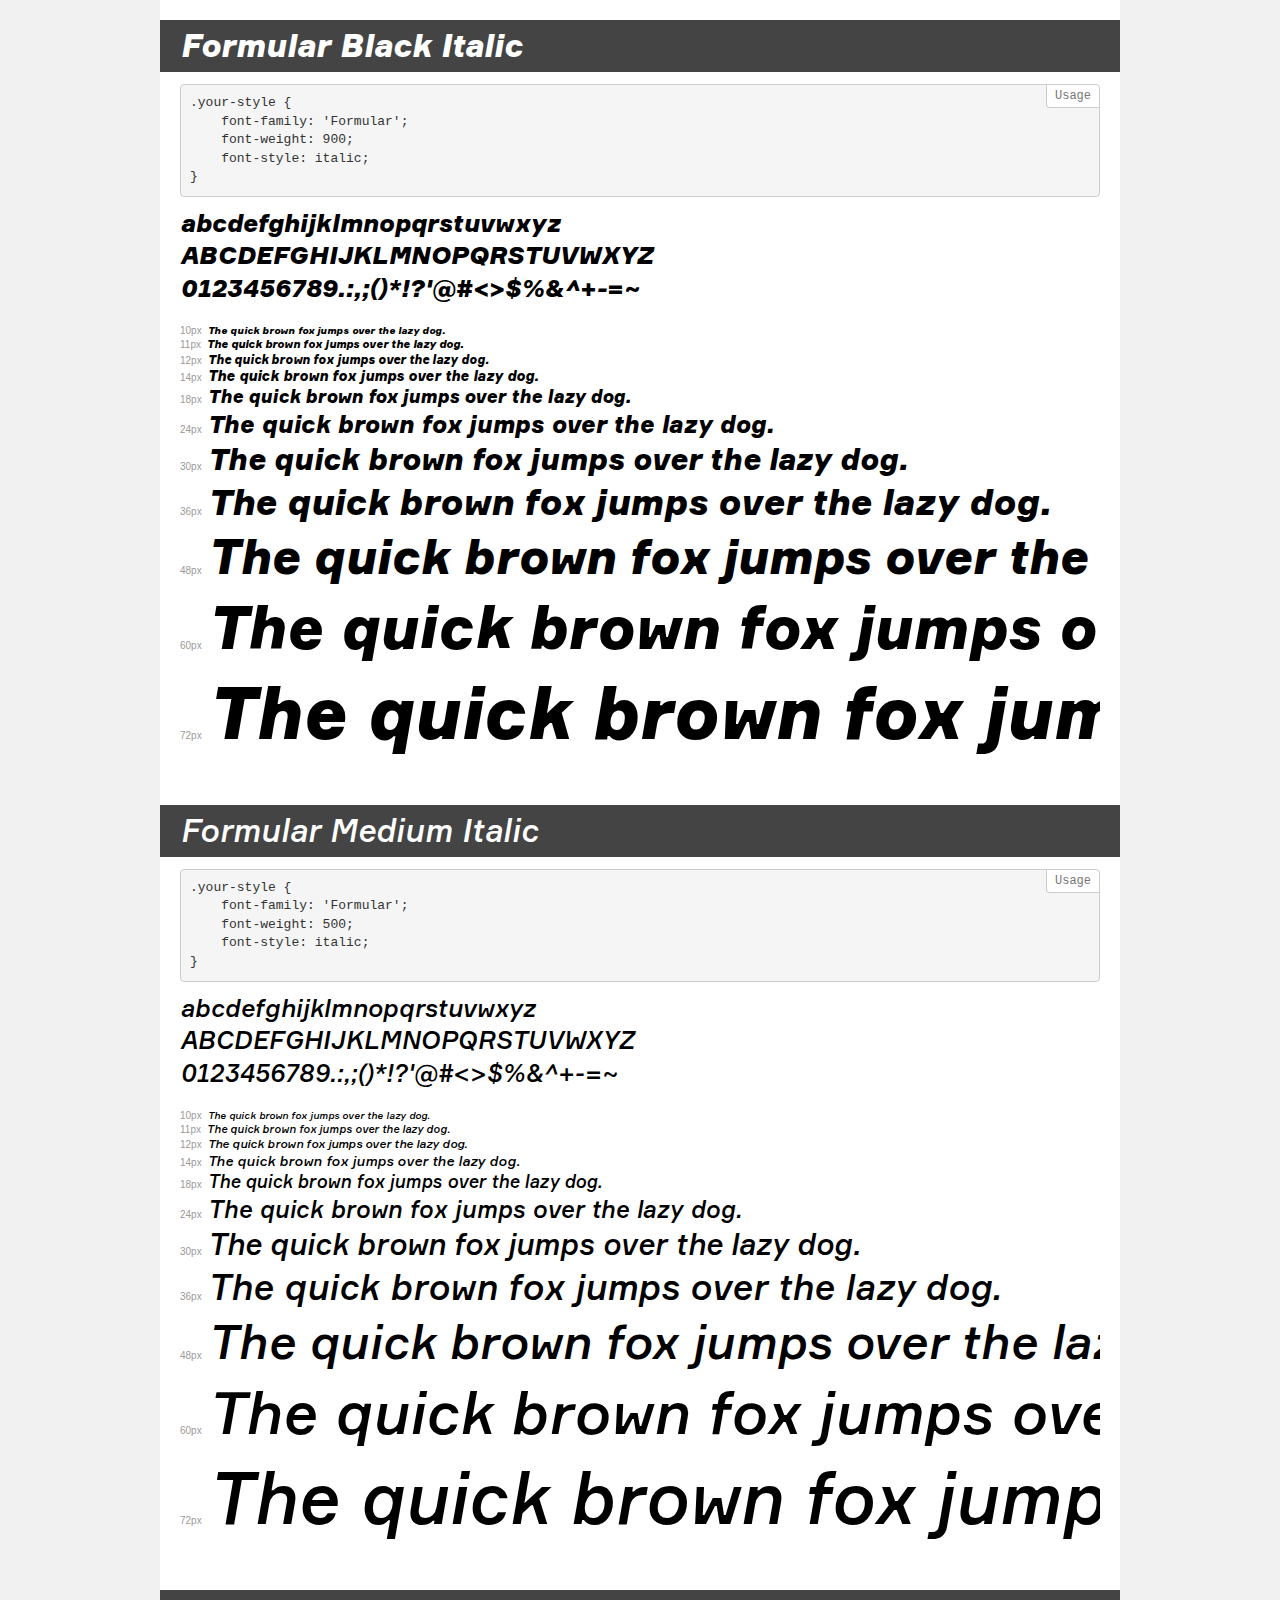
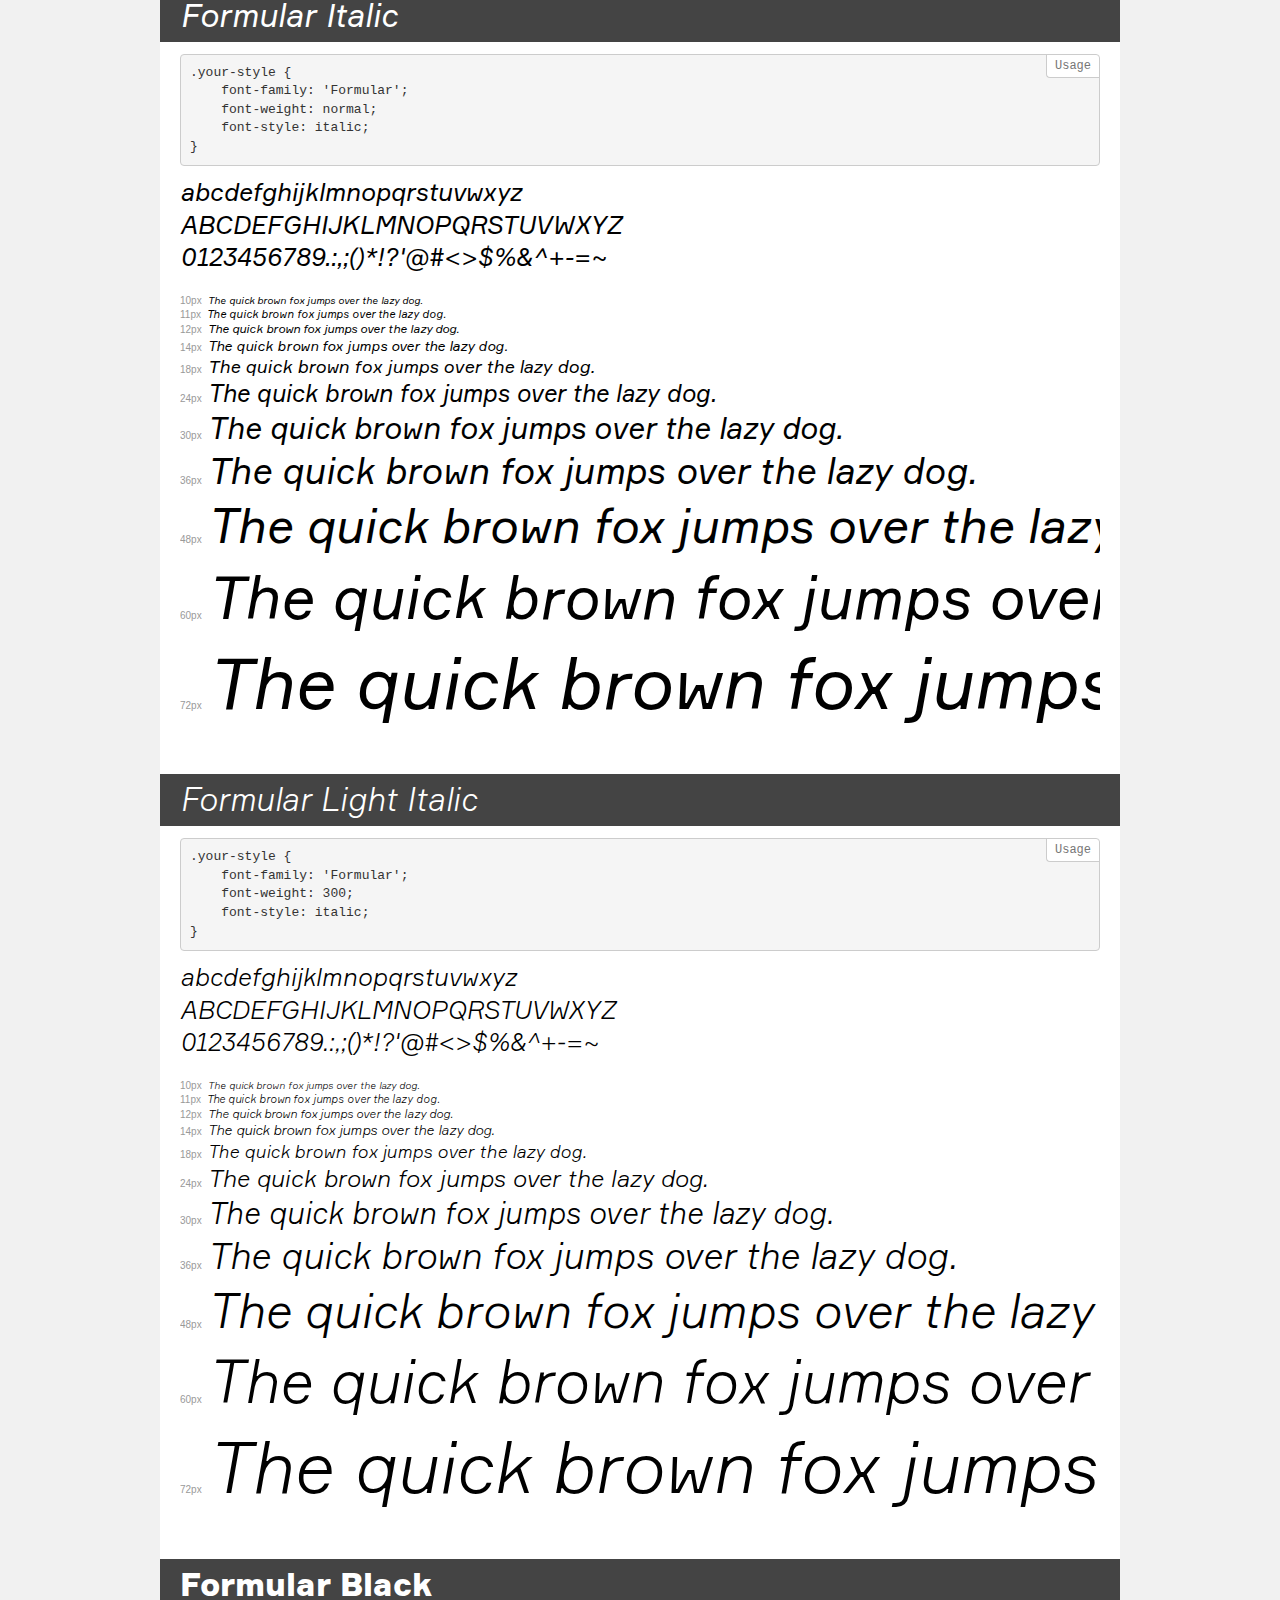
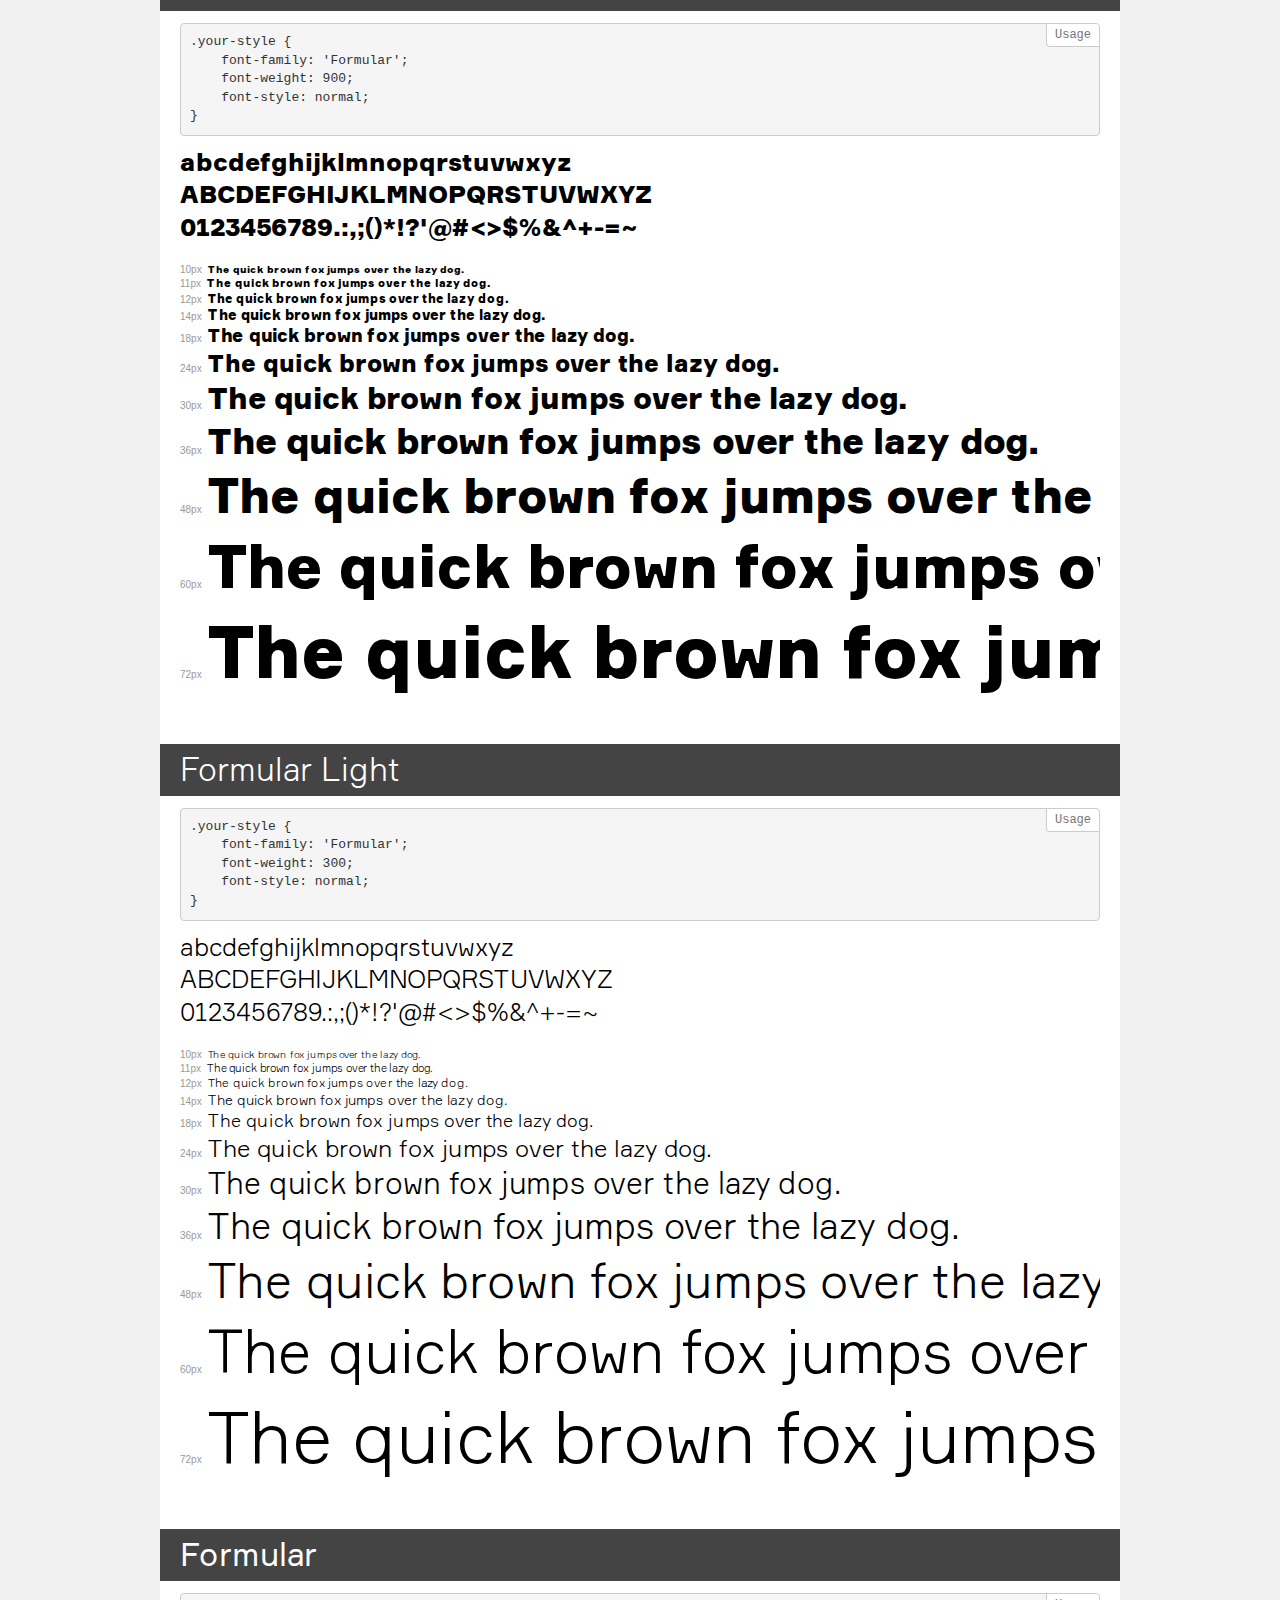
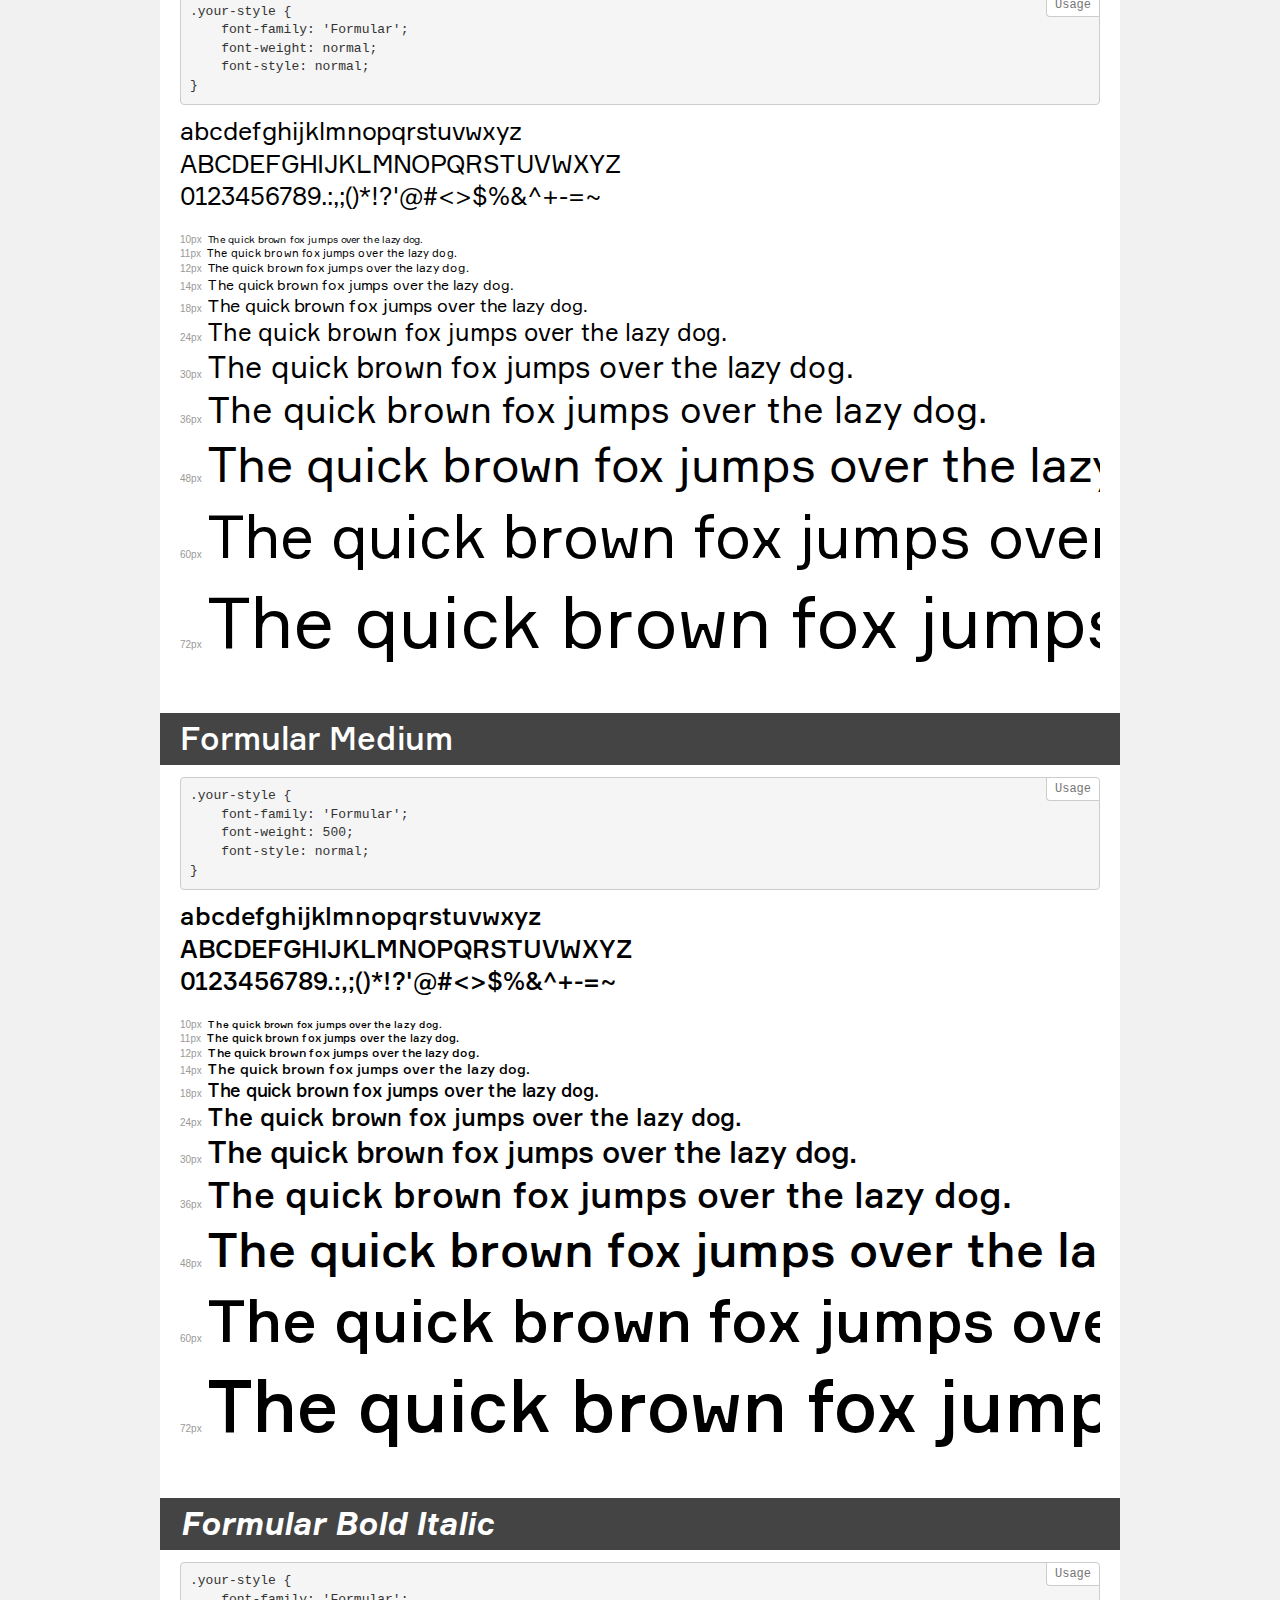
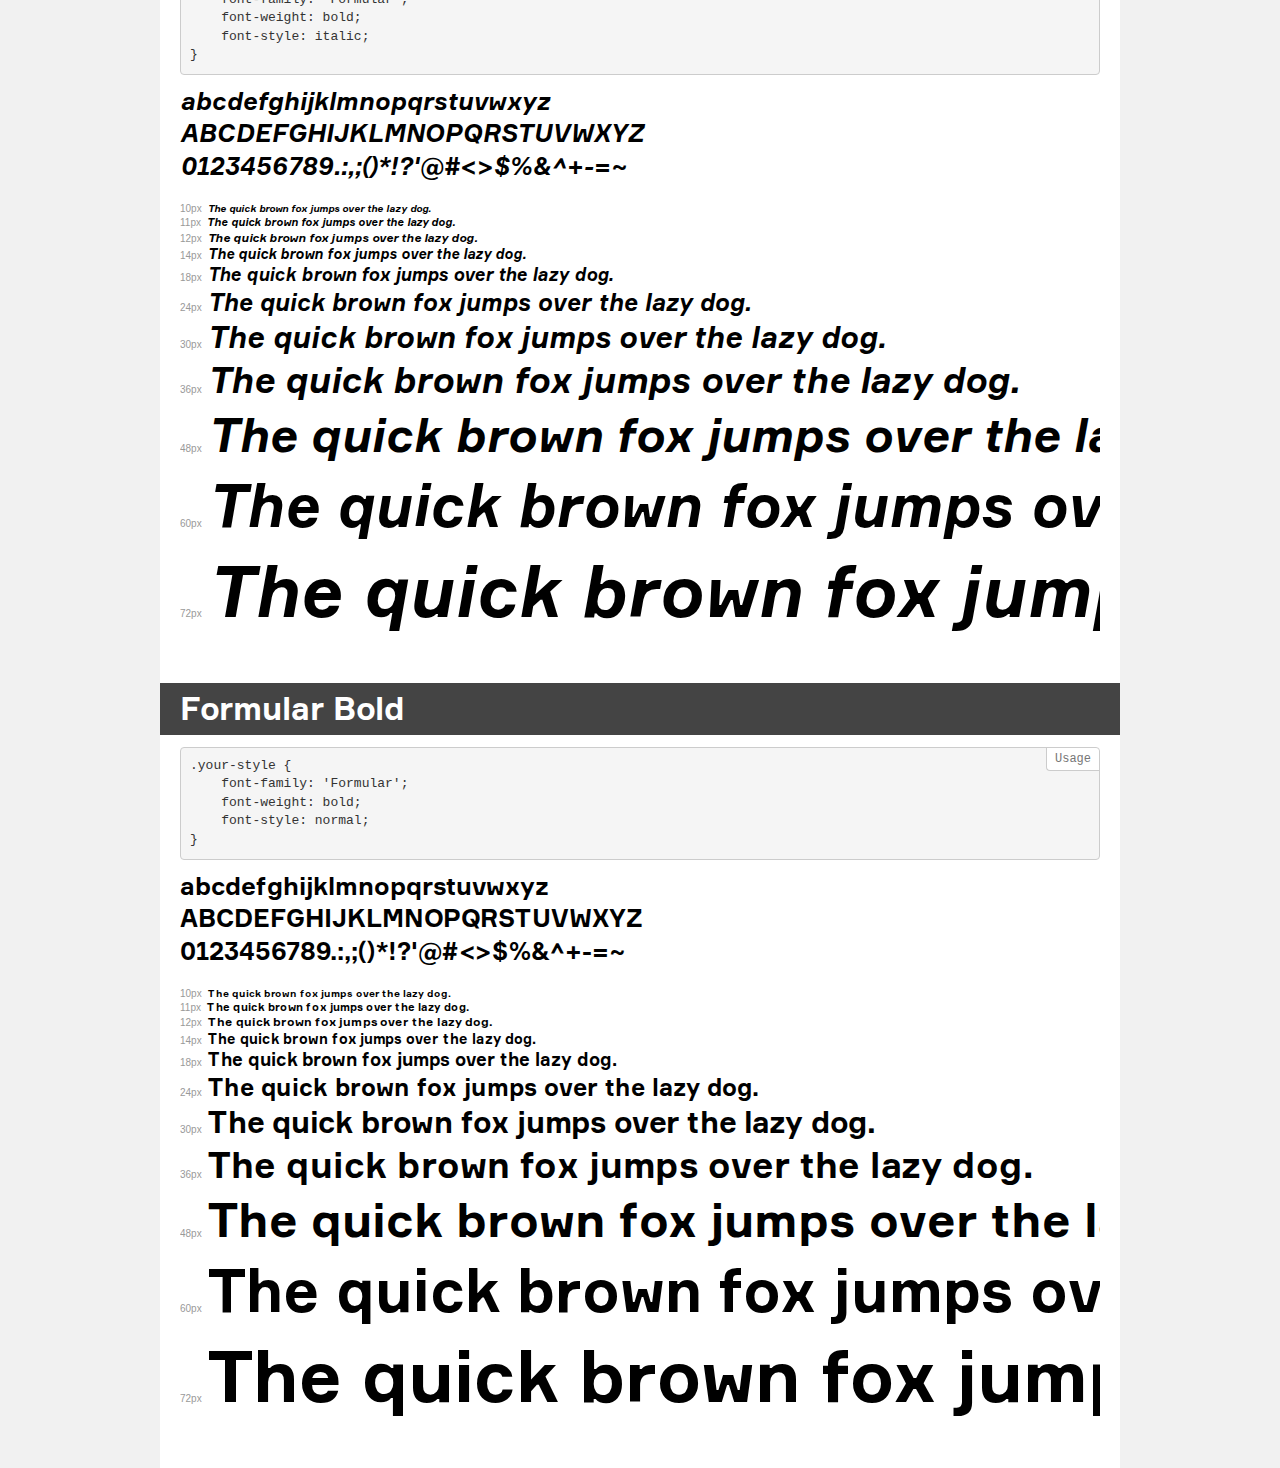
<file: fonts/demo.html>
<!DOCTYPE html>
<html>
<head>
    <meta charset="utf-8">
    <meta http-equiv="X-UA-Compatible" content="IE=edge">
    <meta name="viewport" content="width=device-width, initial-scale=1">
    <meta name="robots" content="noindex, noarchive">
    <meta name="format-detection" content="telephone=no">
    <title>Transfonter demo</title>
    <link href="stylesheet.css" rel="stylesheet">
    <style>
        /*
        http://meyerweb.com/eric/tools/css/reset/
        v2.0 | 20110126
        License: none (public domain)
        */
        html, body, div, span, applet, object, iframe,
        h1, h2, h3, h4, h5, h6, p, blockquote, pre,
        a, abbr, acronym, address, big, cite, code,
        del, dfn, em, img, ins, kbd, q, s, samp,
        small, strike, strong, sub, sup, tt, var,
        b, u, i, center,
        dl, dt, dd, ol, ul, li,
        fieldset, form, label, legend,
        table, caption, tbody, tfoot, thead, tr, th, td,
        article, aside, canvas, details, embed,
        figure, figcaption, footer, header, hgroup,
        menu, nav, output, ruby, section, summary,
        time, mark, audio, video {
            margin: 0;
            padding: 0;
            border: 0;
            font-size: 100%;
            font: inherit;
            vertical-align: baseline;
        }
        /* HTML5 display-role reset for older browsers */
        article, aside, details, figcaption, figure,
        footer, header, hgroup, menu, nav, section {
            display: block;
        }
        body {
            line-height: 1;
        }
        ol, ul {
            list-style: none;
        }
        blockquote, q {
            quotes: none;
        }
        blockquote:before, blockquote:after,
        q:before, q:after {
            content: '';
            content: none;
        }
        table {
            border-collapse: collapse;
            border-spacing: 0;
        }
        /* common styles */
        body {
            background: #f1f1f1;
            color: #000;
        }
        .page {
            background: #fff;
            width: 920px;
            margin: 0 auto;
            padding: 20px 20px 0 20px;
            overflow: hidden;
        }
        .font-container {
            overflow-x: auto;
            overflow-y: hidden;
            margin-bottom: 40px;
            line-height: 1.3;
            white-space: nowrap;
            padding-bottom: 5px;
        }
        h1 {
            position: relative;
            background: #444;
            font-size: 32px;
            color: #fff;
            padding: 10px 20px;
            margin: 0 -20px 12px -20px;
        }
        .letters {
            font-size: 25px;
            margin-bottom: 20px;
        }
        .s10:before {
            content: '10px';
        }
        .s11:before {
            content: '11px';
        }
        .s12:before {
            content: '12px';
        }
        .s14:before {
            content: '14px';
        }
        .s18:before {
            content: '18px';
        }
        .s24:before {
            content: '24px';
        }
        .s30:before {
            content: '30px';
        }
        .s36:before {
            content: '36px';
        }
        .s48:before {
            content: '48px';
        }
        .s60:before {
            content: '60px';
        }
        .s72:before {
            content: '72px';
        }
        .s10:before, .s11:before, .s12:before, .s14:before,
        .s18:before, .s24:before, .s30:before, .s36:before,
        .s48:before, .s60:before, .s72:before {
            font-family: Arial, sans-serif;
            font-size: 10px;
            font-weight: normal;
            font-style: normal;
            color: #999;
            padding-right: 6px;
        }
        pre {
            display: block;
            position: relative;
            padding: 9px;
            margin: 0 0 10px;
            font-family: Monaco, Menlo, Consolas, "Courier New", monospace !important;
            font-size: 13px;
            line-height: 1.428571429;
            color: #333;
            font-weight: normal !important;
            font-style: normal !important;
            background-color: #f5f5f5;
            border: 1px solid #ccc;
            overflow-x: auto;
            border-radius: 4px;
        }
        pre:after {
            display: block;
            position: absolute;
            right: 0;
            top: 0;
            content: 'Usage';
            line-height: 1;
            padding: 5px 8px;
            font-size: 12px;
            color: #767676;
            background-color: #fff;
            border: 1px solid #ccc;
            border-right: none;
            border-top: none;
            border-radius: 0 4px 0 4px;
            z-index: 10;
        }
        /* responsive */
        @media (max-width: 959px) {
            .page {
                width: auto;
                margin: 0;
            }
        }
    </style>
</head>
<body>
<div class="page">
    <div class="demo" style="font-family: 'Formular'; font-weight: 900; font-style: italic;">
        <h1>Formular Black Italic</h1>
        <pre>.your-style {
    font-family: 'Formular';
    font-weight: 900;
    font-style: italic;
}</pre>
        <div class="font-container">
            <p class="letters">
                abcdefghijklmnopqrstuvwxyz<br>
ABCDEFGHIJKLMNOPQRSTUVWXYZ<br>
                0123456789.:,;()*!?'@#<>$%&^+-=~
            </p>
            <p class="s10" style="font-size: 10px;">The quick brown fox jumps over the lazy dog.</p>
            <p class="s11" style="font-size: 11px;">The quick brown fox jumps over the lazy dog.</p>
            <p class="s12" style="font-size: 12px;">The quick brown fox jumps over the lazy dog.</p>
            <p class="s14" style="font-size: 14px;">The quick brown fox jumps over the lazy dog.</p>
            <p class="s18" style="font-size: 18px;">The quick brown fox jumps over the lazy dog.</p>
            <p class="s24" style="font-size: 24px;">The quick brown fox jumps over the lazy dog.</p>
            <p class="s30" style="font-size: 30px;">The quick brown fox jumps over the lazy dog.</p>
            <p class="s36" style="font-size: 36px;">The quick brown fox jumps over the lazy dog.</p>
            <p class="s48" style="font-size: 48px;">The quick brown fox jumps over the lazy dog.</p>
            <p class="s60" style="font-size: 60px;">The quick brown fox jumps over the lazy dog.</p>
            <p class="s72" style="font-size: 72px;">The quick brown fox jumps over the lazy dog.</p>
        </div>
    </div>
    <div class="demo" style="font-family: 'Formular'; font-weight: 500; font-style: italic;">
        <h1>Formular Medium Italic</h1>
        <pre>.your-style {
    font-family: 'Formular';
    font-weight: 500;
    font-style: italic;
}</pre>
        <div class="font-container">
            <p class="letters">
                abcdefghijklmnopqrstuvwxyz<br>
ABCDEFGHIJKLMNOPQRSTUVWXYZ<br>
                0123456789.:,;()*!?'@#<>$%&^+-=~
            </p>
            <p class="s10" style="font-size: 10px;">The quick brown fox jumps over the lazy dog.</p>
            <p class="s11" style="font-size: 11px;">The quick brown fox jumps over the lazy dog.</p>
            <p class="s12" style="font-size: 12px;">The quick brown fox jumps over the lazy dog.</p>
            <p class="s14" style="font-size: 14px;">The quick brown fox jumps over the lazy dog.</p>
            <p class="s18" style="font-size: 18px;">The quick brown fox jumps over the lazy dog.</p>
            <p class="s24" style="font-size: 24px;">The quick brown fox jumps over the lazy dog.</p>
            <p class="s30" style="font-size: 30px;">The quick brown fox jumps over the lazy dog.</p>
            <p class="s36" style="font-size: 36px;">The quick brown fox jumps over the lazy dog.</p>
            <p class="s48" style="font-size: 48px;">The quick brown fox jumps over the lazy dog.</p>
            <p class="s60" style="font-size: 60px;">The quick brown fox jumps over the lazy dog.</p>
            <p class="s72" style="font-size: 72px;">The quick brown fox jumps over the lazy dog.</p>
        </div>
    </div>
    <div class="demo" style="font-family: 'Formular'; font-weight: normal; font-style: italic;">
        <h1>Formular Italic</h1>
        <pre>.your-style {
    font-family: 'Formular';
    font-weight: normal;
    font-style: italic;
}</pre>
        <div class="font-container">
            <p class="letters">
                abcdefghijklmnopqrstuvwxyz<br>
ABCDEFGHIJKLMNOPQRSTUVWXYZ<br>
                0123456789.:,;()*!?'@#<>$%&^+-=~
            </p>
            <p class="s10" style="font-size: 10px;">The quick brown fox jumps over the lazy dog.</p>
            <p class="s11" style="font-size: 11px;">The quick brown fox jumps over the lazy dog.</p>
            <p class="s12" style="font-size: 12px;">The quick brown fox jumps over the lazy dog.</p>
            <p class="s14" style="font-size: 14px;">The quick brown fox jumps over the lazy dog.</p>
            <p class="s18" style="font-size: 18px;">The quick brown fox jumps over the lazy dog.</p>
            <p class="s24" style="font-size: 24px;">The quick brown fox jumps over the lazy dog.</p>
            <p class="s30" style="font-size: 30px;">The quick brown fox jumps over the lazy dog.</p>
            <p class="s36" style="font-size: 36px;">The quick brown fox jumps over the lazy dog.</p>
            <p class="s48" style="font-size: 48px;">The quick brown fox jumps over the lazy dog.</p>
            <p class="s60" style="font-size: 60px;">The quick brown fox jumps over the lazy dog.</p>
            <p class="s72" style="font-size: 72px;">The quick brown fox jumps over the lazy dog.</p>
        </div>
    </div>
    <div class="demo" style="font-family: 'Formular'; font-weight: 300; font-style: italic;">
        <h1>Formular Light Italic</h1>
        <pre>.your-style {
    font-family: 'Formular';
    font-weight: 300;
    font-style: italic;
}</pre>
        <div class="font-container">
            <p class="letters">
                abcdefghijklmnopqrstuvwxyz<br>
ABCDEFGHIJKLMNOPQRSTUVWXYZ<br>
                0123456789.:,;()*!?'@#<>$%&^+-=~
            </p>
            <p class="s10" style="font-size: 10px;">The quick brown fox jumps over the lazy dog.</p>
            <p class="s11" style="font-size: 11px;">The quick brown fox jumps over the lazy dog.</p>
            <p class="s12" style="font-size: 12px;">The quick brown fox jumps over the lazy dog.</p>
            <p class="s14" style="font-size: 14px;">The quick brown fox jumps over the lazy dog.</p>
            <p class="s18" style="font-size: 18px;">The quick brown fox jumps over the lazy dog.</p>
            <p class="s24" style="font-size: 24px;">The quick brown fox jumps over the lazy dog.</p>
            <p class="s30" style="font-size: 30px;">The quick brown fox jumps over the lazy dog.</p>
            <p class="s36" style="font-size: 36px;">The quick brown fox jumps over the lazy dog.</p>
            <p class="s48" style="font-size: 48px;">The quick brown fox jumps over the lazy dog.</p>
            <p class="s60" style="font-size: 60px;">The quick brown fox jumps over the lazy dog.</p>
            <p class="s72" style="font-size: 72px;">The quick brown fox jumps over the lazy dog.</p>
        </div>
    </div>
    <div class="demo" style="font-family: 'Formular'; font-weight: 900; font-style: normal;">
        <h1>Formular Black</h1>
        <pre>.your-style {
    font-family: 'Formular';
    font-weight: 900;
    font-style: normal;
}</pre>
        <div class="font-container">
            <p class="letters">
                abcdefghijklmnopqrstuvwxyz<br>
ABCDEFGHIJKLMNOPQRSTUVWXYZ<br>
                0123456789.:,;()*!?'@#<>$%&^+-=~
            </p>
            <p class="s10" style="font-size: 10px;">The quick brown fox jumps over the lazy dog.</p>
            <p class="s11" style="font-size: 11px;">The quick brown fox jumps over the lazy dog.</p>
            <p class="s12" style="font-size: 12px;">The quick brown fox jumps over the lazy dog.</p>
            <p class="s14" style="font-size: 14px;">The quick brown fox jumps over the lazy dog.</p>
            <p class="s18" style="font-size: 18px;">The quick brown fox jumps over the lazy dog.</p>
            <p class="s24" style="font-size: 24px;">The quick brown fox jumps over the lazy dog.</p>
            <p class="s30" style="font-size: 30px;">The quick brown fox jumps over the lazy dog.</p>
            <p class="s36" style="font-size: 36px;">The quick brown fox jumps over the lazy dog.</p>
            <p class="s48" style="font-size: 48px;">The quick brown fox jumps over the lazy dog.</p>
            <p class="s60" style="font-size: 60px;">The quick brown fox jumps over the lazy dog.</p>
            <p class="s72" style="font-size: 72px;">The quick brown fox jumps over the lazy dog.</p>
        </div>
    </div>
    <div class="demo" style="font-family: 'Formular'; font-weight: 300; font-style: normal;">
        <h1>Formular Light</h1>
        <pre>.your-style {
    font-family: 'Formular';
    font-weight: 300;
    font-style: normal;
}</pre>
        <div class="font-container">
            <p class="letters">
                abcdefghijklmnopqrstuvwxyz<br>
ABCDEFGHIJKLMNOPQRSTUVWXYZ<br>
                0123456789.:,;()*!?'@#<>$%&^+-=~
            </p>
            <p class="s10" style="font-size: 10px;">The quick brown fox jumps over the lazy dog.</p>
            <p class="s11" style="font-size: 11px;">The quick brown fox jumps over the lazy dog.</p>
            <p class="s12" style="font-size: 12px;">The quick brown fox jumps over the lazy dog.</p>
            <p class="s14" style="font-size: 14px;">The quick brown fox jumps over the lazy dog.</p>
            <p class="s18" style="font-size: 18px;">The quick brown fox jumps over the lazy dog.</p>
            <p class="s24" style="font-size: 24px;">The quick brown fox jumps over the lazy dog.</p>
            <p class="s30" style="font-size: 30px;">The quick brown fox jumps over the lazy dog.</p>
            <p class="s36" style="font-size: 36px;">The quick brown fox jumps over the lazy dog.</p>
            <p class="s48" style="font-size: 48px;">The quick brown fox jumps over the lazy dog.</p>
            <p class="s60" style="font-size: 60px;">The quick brown fox jumps over the lazy dog.</p>
            <p class="s72" style="font-size: 72px;">The quick brown fox jumps over the lazy dog.</p>
        </div>
    </div>
    <div class="demo" style="font-family: 'Formular'; font-weight: normal; font-style: normal;">
        <h1>Formular</h1>
        <pre>.your-style {
    font-family: 'Formular';
    font-weight: normal;
    font-style: normal;
}</pre>
        <div class="font-container">
            <p class="letters">
                abcdefghijklmnopqrstuvwxyz<br>
ABCDEFGHIJKLMNOPQRSTUVWXYZ<br>
                0123456789.:,;()*!?'@#<>$%&^+-=~
            </p>
            <p class="s10" style="font-size: 10px;">The quick brown fox jumps over the lazy dog.</p>
            <p class="s11" style="font-size: 11px;">The quick brown fox jumps over the lazy dog.</p>
            <p class="s12" style="font-size: 12px;">The quick brown fox jumps over the lazy dog.</p>
            <p class="s14" style="font-size: 14px;">The quick brown fox jumps over the lazy dog.</p>
            <p class="s18" style="font-size: 18px;">The quick brown fox jumps over the lazy dog.</p>
            <p class="s24" style="font-size: 24px;">The quick brown fox jumps over the lazy dog.</p>
            <p class="s30" style="font-size: 30px;">The quick brown fox jumps over the lazy dog.</p>
            <p class="s36" style="font-size: 36px;">The quick brown fox jumps over the lazy dog.</p>
            <p class="s48" style="font-size: 48px;">The quick brown fox jumps over the lazy dog.</p>
            <p class="s60" style="font-size: 60px;">The quick brown fox jumps over the lazy dog.</p>
            <p class="s72" style="font-size: 72px;">The quick brown fox jumps over the lazy dog.</p>
        </div>
    </div>
    <div class="demo" style="font-family: 'Formular'; font-weight: 500; font-style: normal;">
        <h1>Formular Medium</h1>
        <pre>.your-style {
    font-family: 'Formular';
    font-weight: 500;
    font-style: normal;
}</pre>
        <div class="font-container">
            <p class="letters">
                abcdefghijklmnopqrstuvwxyz<br>
ABCDEFGHIJKLMNOPQRSTUVWXYZ<br>
                0123456789.:,;()*!?'@#<>$%&^+-=~
            </p>
            <p class="s10" style="font-size: 10px;">The quick brown fox jumps over the lazy dog.</p>
            <p class="s11" style="font-size: 11px;">The quick brown fox jumps over the lazy dog.</p>
            <p class="s12" style="font-size: 12px;">The quick brown fox jumps over the lazy dog.</p>
            <p class="s14" style="font-size: 14px;">The quick brown fox jumps over the lazy dog.</p>
            <p class="s18" style="font-size: 18px;">The quick brown fox jumps over the lazy dog.</p>
            <p class="s24" style="font-size: 24px;">The quick brown fox jumps over the lazy dog.</p>
            <p class="s30" style="font-size: 30px;">The quick brown fox jumps over the lazy dog.</p>
            <p class="s36" style="font-size: 36px;">The quick brown fox jumps over the lazy dog.</p>
            <p class="s48" style="font-size: 48px;">The quick brown fox jumps over the lazy dog.</p>
            <p class="s60" style="font-size: 60px;">The quick brown fox jumps over the lazy dog.</p>
            <p class="s72" style="font-size: 72px;">The quick brown fox jumps over the lazy dog.</p>
        </div>
    </div>
    <div class="demo" style="font-family: 'Formular'; font-weight: bold; font-style: italic;">
        <h1>Formular Bold Italic</h1>
        <pre>.your-style {
    font-family: 'Formular';
    font-weight: bold;
    font-style: italic;
}</pre>
        <div class="font-container">
            <p class="letters">
                abcdefghijklmnopqrstuvwxyz<br>
ABCDEFGHIJKLMNOPQRSTUVWXYZ<br>
                0123456789.:,;()*!?'@#<>$%&^+-=~
            </p>
            <p class="s10" style="font-size: 10px;">The quick brown fox jumps over the lazy dog.</p>
            <p class="s11" style="font-size: 11px;">The quick brown fox jumps over the lazy dog.</p>
            <p class="s12" style="font-size: 12px;">The quick brown fox jumps over the lazy dog.</p>
            <p class="s14" style="font-size: 14px;">The quick brown fox jumps over the lazy dog.</p>
            <p class="s18" style="font-size: 18px;">The quick brown fox jumps over the lazy dog.</p>
            <p class="s24" style="font-size: 24px;">The quick brown fox jumps over the lazy dog.</p>
            <p class="s30" style="font-size: 30px;">The quick brown fox jumps over the lazy dog.</p>
            <p class="s36" style="font-size: 36px;">The quick brown fox jumps over the lazy dog.</p>
            <p class="s48" style="font-size: 48px;">The quick brown fox jumps over the lazy dog.</p>
            <p class="s60" style="font-size: 60px;">The quick brown fox jumps over the lazy dog.</p>
            <p class="s72" style="font-size: 72px;">The quick brown fox jumps over the lazy dog.</p>
        </div>
    </div>
    <div class="demo" style="font-family: 'Formular'; font-weight: bold; font-style: normal;">
        <h1>Formular Bold</h1>
        <pre>.your-style {
    font-family: 'Formular';
    font-weight: bold;
    font-style: normal;
}</pre>
        <div class="font-container">
            <p class="letters">
                abcdefghijklmnopqrstuvwxyz<br>
ABCDEFGHIJKLMNOPQRSTUVWXYZ<br>
                0123456789.:,;()*!?'@#<>$%&^+-=~
            </p>
            <p class="s10" style="font-size: 10px;">The quick brown fox jumps over the lazy dog.</p>
            <p class="s11" style="font-size: 11px;">The quick brown fox jumps over the lazy dog.</p>
            <p class="s12" style="font-size: 12px;">The quick brown fox jumps over the lazy dog.</p>
            <p class="s14" style="font-size: 14px;">The quick brown fox jumps over the lazy dog.</p>
            <p class="s18" style="font-size: 18px;">The quick brown fox jumps over the lazy dog.</p>
            <p class="s24" style="font-size: 24px;">The quick brown fox jumps over the lazy dog.</p>
            <p class="s30" style="font-size: 30px;">The quick brown fox jumps over the lazy dog.</p>
            <p class="s36" style="font-size: 36px;">The quick brown fox jumps over the lazy dog.</p>
            <p class="s48" style="font-size: 48px;">The quick brown fox jumps over the lazy dog.</p>
            <p class="s60" style="font-size: 60px;">The quick brown fox jumps over the lazy dog.</p>
            <p class="s72" style="font-size: 72px;">The quick brown fox jumps over the lazy dog.</p>
        </div>
    </div>
</div>
</body>
</html>
</file>
<file: fonts/stylesheet.css>
@font-face {
    font-family: 'Formular';
    src: url('Formular-BlackItalic.eot');
    src: local('Formular Black Italic'), local('Formular-BlackItalic'),
        url('Formular-BlackItalic.eot?#iefix') format('embedded-opentype'),
        url('Formular-BlackItalic.woff2') format('woff2'),
        url('Formular-BlackItalic.woff') format('woff'),
        url('Formular-BlackItalic.ttf') format('truetype');
    font-weight: 900;
    font-style: italic;
}

@font-face {
    font-family: 'Formular';
    src: url('Formular-MediumItalic.eot');
    src: local('Formular Medium Italic'), local('Formular-MediumItalic'),
        url('Formular-MediumItalic.eot?#iefix') format('embedded-opentype'),
        url('Formular-MediumItalic.woff2') format('woff2'),
        url('Formular-MediumItalic.woff') format('woff'),
        url('Formular-MediumItalic.ttf') format('truetype');
    font-weight: 500;
    font-style: italic;
}

@font-face {
    font-family: 'Formular';
    src: url('Formular-Italic.eot');
    src: local('Formular Italic'), local('Formular-Italic'),
        url('Formular-Italic.eot?#iefix') format('embedded-opentype'),
        url('Formular-Italic.woff2') format('woff2'),
        url('Formular-Italic.woff') format('woff'),
        url('Formular-Italic.ttf') format('truetype');
    font-weight: normal;
    font-style: italic;
}

@font-face {
    font-family: 'Formular';
    src: url('Formular-LightItalic.eot');
    src: local('Formular Light Italic'), local('Formular-LightItalic'),
        url('Formular-LightItalic.eot?#iefix') format('embedded-opentype'),
        url('Formular-LightItalic.woff2') format('woff2'),
        url('Formular-LightItalic.woff') format('woff'),
        url('Formular-LightItalic.ttf') format('truetype');
    font-weight: 300;
    font-style: italic;
}

@font-face {
    font-family: 'Formular';
    src: url('Formular-Black.eot');
    src: local('Formular Black'), local('Formular-Black'),
        url('Formular-Black.eot?#iefix') format('embedded-opentype'),
        url('Formular-Black.woff2') format('woff2'),
        url('Formular-Black.woff') format('woff'),
        url('Formular-Black.ttf') format('truetype');
    font-weight: 900;
    font-style: normal;
}

@font-face {
    font-family: 'Formular';
    src: url('Formular-Light.eot');
    src: local('Formular Light'), local('Formular-Light'),
        url('Formular-Light.eot?#iefix') format('embedded-opentype'),
        url('Formular-Light.woff2') format('woff2'),
        url('Formular-Light.woff') format('woff'),
        url('Formular-Light.ttf') format('truetype');
    font-weight: 300;
    font-style: normal;
}

@font-face {
    font-family: 'Formular';
    src: url('Formular.eot');
    src: local('Formular'),
        url('Formular.eot?#iefix') format('embedded-opentype'),
        url('Formular.woff2') format('woff2'),
        url('Formular.woff') format('woff'),
        url('Formular.ttf') format('truetype');
    font-weight: normal;
    font-style: normal;
}

@font-face {
    font-family: 'Formular';
    src: url('Formular-Medium.eot');
    src: local('Formular Medium'), local('Formular-Medium'),
        url('Formular-Medium.eot?#iefix') format('embedded-opentype'),
        url('Formular-Medium.woff2') format('woff2'),
        url('Formular-Medium.woff') format('woff'),
        url('Formular-Medium.ttf') format('truetype');
    font-weight: 500;
    font-style: normal;
}

@font-face {
    font-family: 'Formular';
    src: url('Formular-BoldItalic.eot');
    src: local('Formular Bold Italic'), local('Formular-BoldItalic'),
        url('Formular-BoldItalic.eot?#iefix') format('embedded-opentype'),
        url('Formular-BoldItalic.woff2') format('woff2'),
        url('Formular-BoldItalic.woff') format('woff'),
        url('Formular-BoldItalic.ttf') format('truetype');
    font-weight: bold;
    font-style: italic;
}

@font-face {
    font-family: 'Formular';
    src: url('Formular-Bold.eot');
    src: local('Formular Bold'), local('Formular-Bold'),
        url('Formular-Bold.eot?#iefix') format('embedded-opentype'),
        url('Formular-Bold.woff2') format('woff2'),
        url('Formular-Bold.woff') format('woff'),
        url('Formular-Bold.ttf') format('truetype');
    font-weight: bold;
    font-style: normal;
}
</file>
